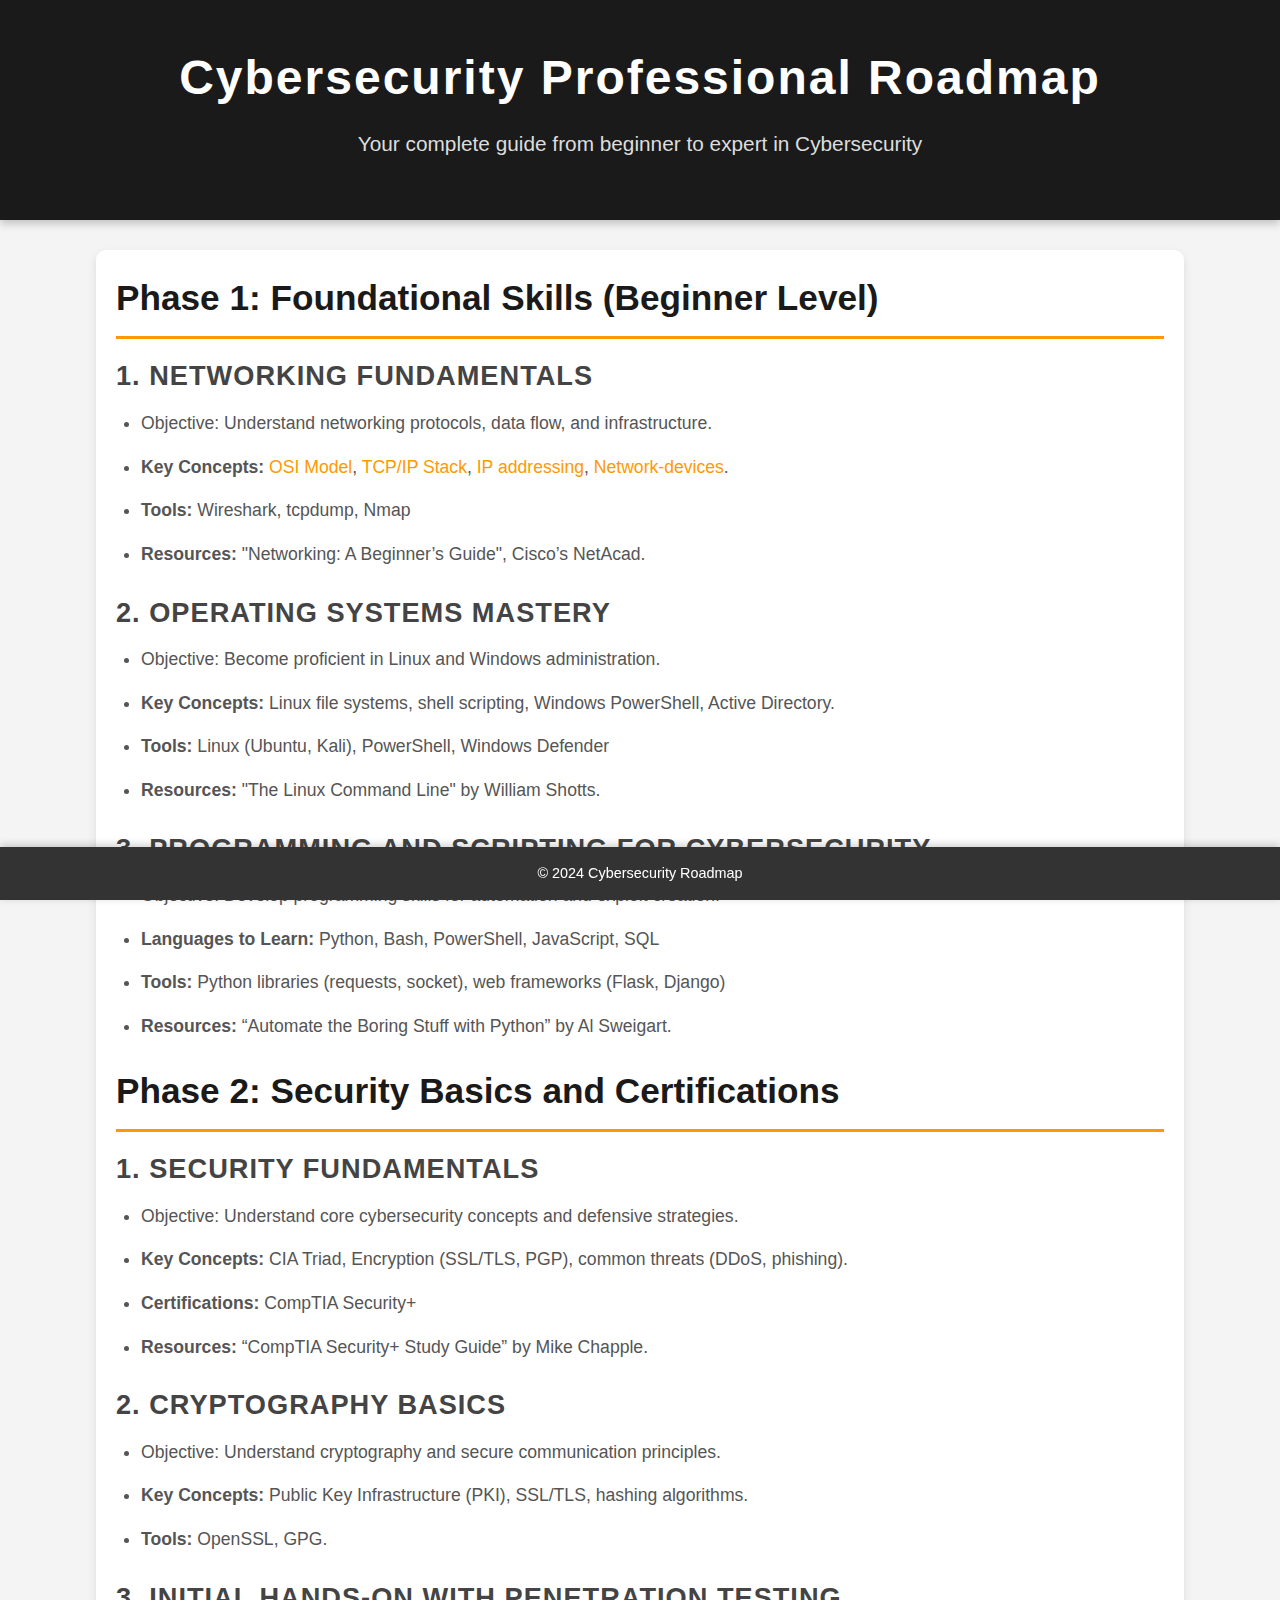
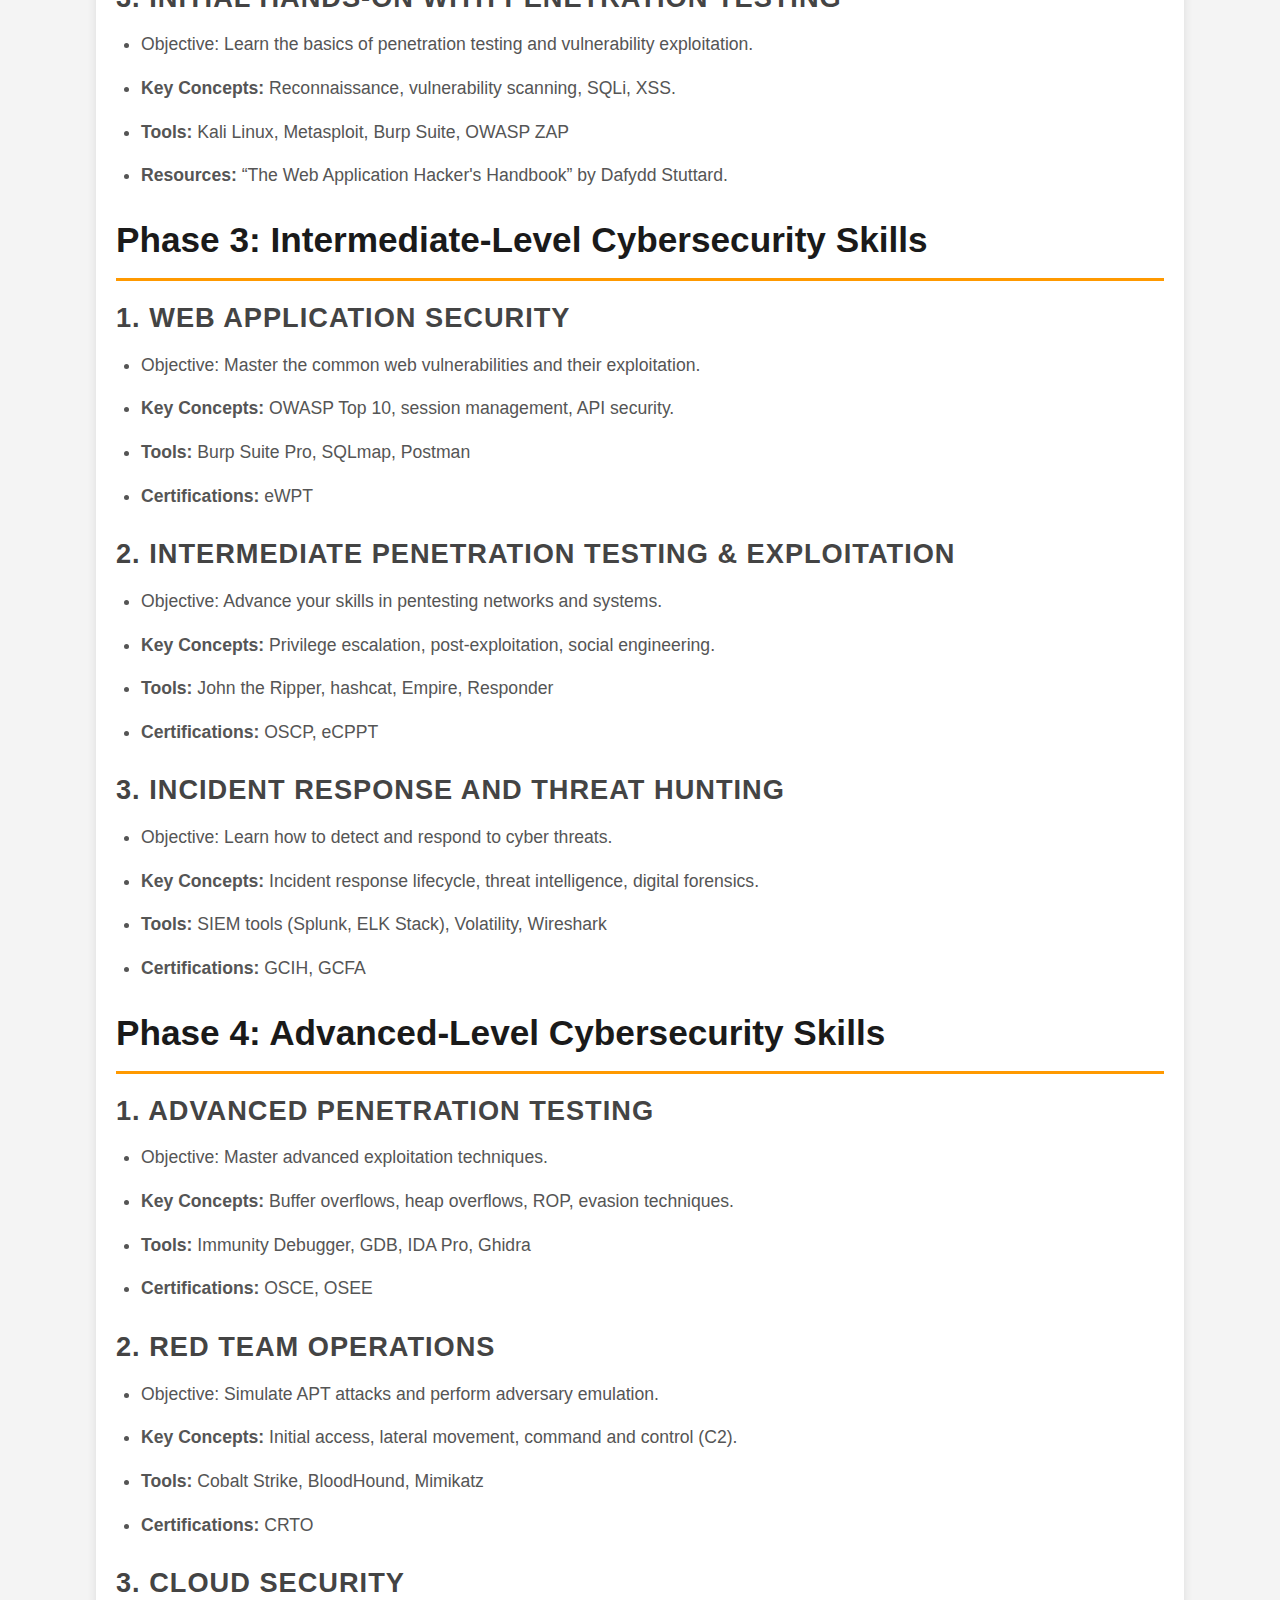
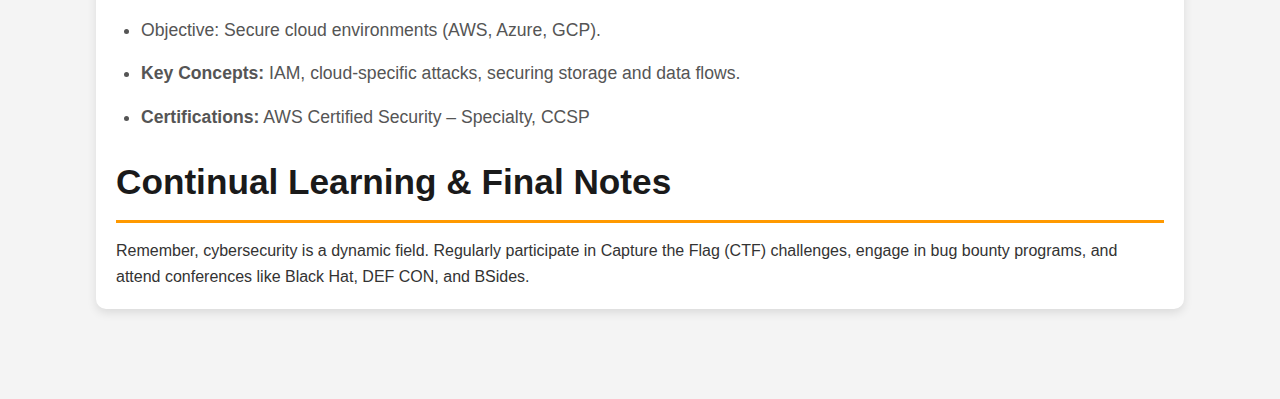
<file: index.html>
<!DOCTYPE html>
<html lang="en">
<head>
    <meta charset="UTF-8">
    <meta name="viewport" content="width=device-width, initial-scale=1.0">
    <meta http-equiv="X-UA-Compatible" content="ie=edge">
    <title>Cybersecurity Professional Roadmap</title>
    <link rel="stylesheet" href="styles.css">
</head>
<body>
    <header>
        <h1>Cybersecurity Professional Roadmap</h1>
        <p>Your complete guide from beginner to expert in Cybersecurity</p>
    </header>

    <main>
        <!-- Phase 1: Foundational Skills -->
        <section id="phase1">
            <h2>Phase 1: Foundational Skills (Beginner Level)</h2>

            <article>
                <h3>1. Networking Fundamentals</h3>
                <ul>
                    <li>Objective: Understand networking protocols, data flow, and infrastructure.</li>
                    <li><strong>Key Concepts:</strong> 
                        <a href="osi_model.html" target="_blank">OSI Model</a>, <a href="tcp_ip_model.html" target="_blank">TCP/IP Stack</a>, <a href="ip_addressing_subnetting.html" target="_blank">IP addressing</a>, <a href="network_devices.html" target="_blank">Network-devices</a>.
                    </li>
                    <li><strong>Tools:</strong> Wireshark, tcpdump, Nmap</li>
                    <li><strong>Resources:</strong> "Networking: A Beginner’s Guide", Cisco’s NetAcad.</li>
                </ul>
            </article>
            

            <article>
                <h3>2. Operating Systems Mastery</h3>
                <ul>
                    <li>Objective: Become proficient in Linux and Windows administration.</li>
                    <li><strong>Key Concepts:</strong> Linux file systems, shell scripting, Windows PowerShell, Active Directory.</li>
                    <li><strong>Tools:</strong> Linux (Ubuntu, Kali), PowerShell, Windows Defender</li>
                    <li><strong>Resources:</strong> "The Linux Command Line" by William Shotts.</li>
                </ul>
            </article>

            <article>
                <h3>3. Programming and Scripting for Cybersecurity</h3>
                <ul>
                    <li>Objective: Develop programming skills for automation and exploit creation.</li>
                    <li><strong>Languages to Learn:</strong> Python, Bash, PowerShell, JavaScript, SQL</li>
                    <li><strong>Tools:</strong> Python libraries (requests, socket), web frameworks (Flask, Django)</li>
                    <li><strong>Resources:</strong> “Automate the Boring Stuff with Python” by Al Sweigart.</li>
                </ul>
            </article>
        </section>

        <!-- Phase 2: Security Basics and Certifications -->
        <section id="phase2">
            <h2>Phase 2: Security Basics and Certifications</h2>

            <article>
                <h3>1. Security Fundamentals</h3>
                <ul>
                    <li>Objective: Understand core cybersecurity concepts and defensive strategies.</li>
                    <li><strong>Key Concepts:</strong> CIA Triad, Encryption (SSL/TLS, PGP), common threats (DDoS, phishing).</li>
                    <li><strong>Certifications:</strong> CompTIA Security+</li>
                    <li><strong>Resources:</strong> “CompTIA Security+ Study Guide” by Mike Chapple.</li>
                </ul>
            </article>

            <article>
                <h3>2. Cryptography Basics</h3>
                <ul>
                    <li>Objective: Understand cryptography and secure communication principles.</li>
                    <li><strong>Key Concepts:</strong> Public Key Infrastructure (PKI), SSL/TLS, hashing algorithms.</li>
                    <li><strong>Tools:</strong> OpenSSL, GPG.</li>
                </ul>
            </article>

            <article>
                <h3>3. Initial Hands-on with Penetration Testing</h3>
                <ul>
                    <li>Objective: Learn the basics of penetration testing and vulnerability exploitation.</li>
                    <li><strong>Key Concepts:</strong> Reconnaissance, vulnerability scanning, SQLi, XSS.</li>
                    <li><strong>Tools:</strong> Kali Linux, Metasploit, Burp Suite, OWASP ZAP</li>
                    <li><strong>Resources:</strong> “The Web Application Hacker's Handbook” by Dafydd Stuttard.</li>
                </ul>
            </article>
        </section>

        <!-- Phase 3: Intermediate-Level Cybersecurity Skills -->
        <section id="phase3">
            <h2>Phase 3: Intermediate-Level Cybersecurity Skills</h2>

            <article>
                <h3>1. Web Application Security</h3>
                <ul>
                    <li>Objective: Master the common web vulnerabilities and their exploitation.</li>
                    <li><strong>Key Concepts:</strong> OWASP Top 10, session management, API security.</li>
                    <li><strong>Tools:</strong> Burp Suite Pro, SQLmap, Postman</li>
                    <li><strong>Certifications:</strong> eWPT</li>
                </ul>
            </article>

            <article>
                <h3>2. Intermediate Penetration Testing & Exploitation</h3>
                <ul>
                    <li>Objective: Advance your skills in pentesting networks and systems.</li>
                    <li><strong>Key Concepts:</strong> Privilege escalation, post-exploitation, social engineering.</li>
                    <li><strong>Tools:</strong> John the Ripper, hashcat, Empire, Responder</li>
                    <li><strong>Certifications:</strong> OSCP, eCPPT</li>
                </ul>
            </article>

            <article>
                <h3>3. Incident Response and Threat Hunting</h3>
                <ul>
                    <li>Objective: Learn how to detect and respond to cyber threats.</li>
                    <li><strong>Key Concepts:</strong> Incident response lifecycle, threat intelligence, digital forensics.</li>
                    <li><strong>Tools:</strong> SIEM tools (Splunk, ELK Stack), Volatility, Wireshark</li>
                    <li><strong>Certifications:</strong> GCIH, GCFA</li>
                </ul>
            </article>
        </section>

        <!-- Phase 4: Advanced-Level Cybersecurity Skills -->
        <section id="phase4">
            <h2>Phase 4: Advanced-Level Cybersecurity Skills</h2>

            <article>
                <h3>1. Advanced Penetration Testing</h3>
                <ul>
                    <li>Objective: Master advanced exploitation techniques.</li>
                    <li><strong>Key Concepts:</strong> Buffer overflows, heap overflows, ROP, evasion techniques.</li>
                    <li><strong>Tools:</strong> Immunity Debugger, GDB, IDA Pro, Ghidra</li>
                    <li><strong>Certifications:</strong> OSCE, OSEE</li>
                </ul>
            </article>

            <article>
                <h3>2. Red Team Operations</h3>
                <ul>
                    <li>Objective: Simulate APT attacks and perform adversary emulation.</li>
                    <li><strong>Key Concepts:</strong> Initial access, lateral movement, command and control (C2).</li>
                    <li><strong>Tools:</strong> Cobalt Strike, BloodHound, Mimikatz</li>
                    <li><strong>Certifications:</strong> CRTO</li>
                </ul>
            </article>

            <article>
                <h3>3. Cloud Security</h3>
                <ul>
                    <li>Objective: Secure cloud environments (AWS, Azure, GCP).</li>
                    <li><strong>Key Concepts:</strong> IAM, cloud-specific attacks, securing storage and data flows.</li>
                    <li><strong>Certifications:</strong> AWS Certified Security – Specialty, CCSP</li>
                </ul>
            </article>
        </section>

        <section id="final-notes">
            <h2>Continual Learning & Final Notes</h2>
            <p>Remember, cybersecurity is a dynamic field. Regularly participate in Capture the Flag (CTF) challenges, engage in bug bounty programs, and attend conferences like Black Hat, DEF CON, and BSides.</p>
        </section>
    </main>

    <footer>
        <p>&copy; 2024 Cybersecurity Roadmap</p>
    </footer>
</body>
</html>
</file>
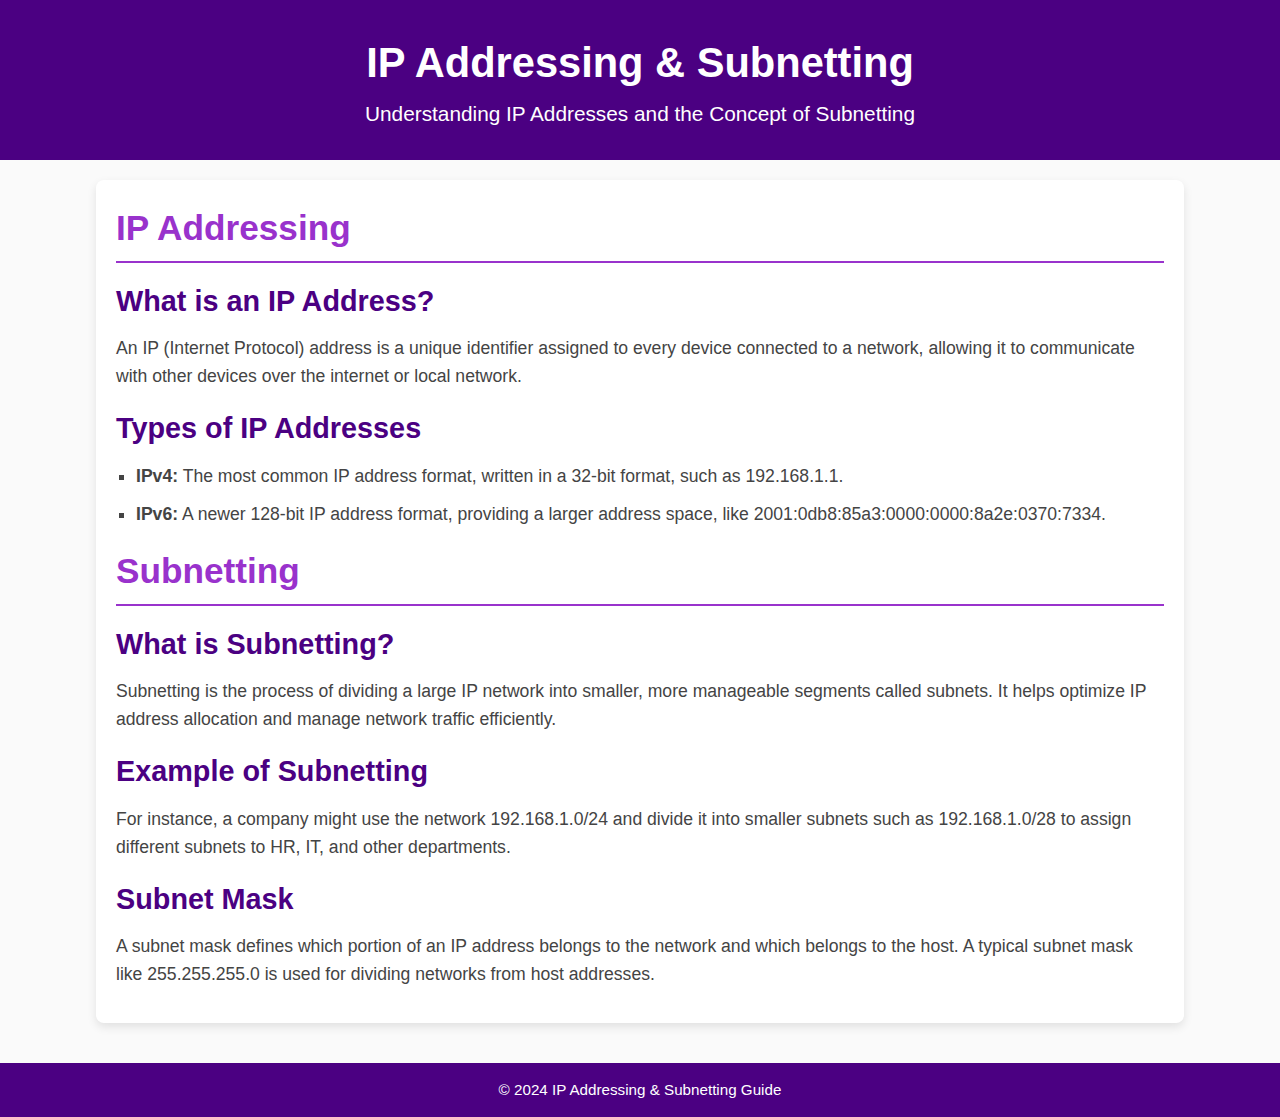
<file: ip_addressing_subnetting.html>
<!DOCTYPE html>
<html lang="en">
<head>
    <meta charset="UTF-8">
    <meta name="viewport" content="width=device-width, initial-scale=1.0">
    <meta http-equiv="X-UA-Compatible" content="ie=edge">
    <title>IP Addressing & Subnetting</title>
    <link rel="stylesheet" href="ip_addressing_styles.css">
</head>
<body>
    <header>
        <h1>IP Addressing & Subnetting</h1>
        <p>Understanding IP Addresses and the Concept of Subnetting</p>
    </header>

    <main>
        <section id="ip-addressing">
            <h2>IP Addressing</h2>
            <article>
                <h3>What is an IP Address?</h3>
                <p>An IP (Internet Protocol) address is a unique identifier assigned to every device connected to a network, allowing it to communicate with other devices over the internet or local network.</p>
            </article>

            <article>
                <h3>Types of IP Addresses</h3>
                <ul>
                    <li><strong>IPv4:</strong> The most common IP address format, written in a 32-bit format, such as 192.168.1.1.</li>
                    <li><strong>IPv6:</strong> A newer 128-bit IP address format, providing a larger address space, like 2001:0db8:85a3:0000:0000:8a2e:0370:7334.</li>
                </ul>
            </article>
        </section>

        <section id="subnetting">
            <h2>Subnetting</h2>
            <article>
                <h3>What is Subnetting?</h3>
                <p>Subnetting is the process of dividing a large IP network into smaller, more manageable segments called subnets. It helps optimize IP address allocation and manage network traffic efficiently.</p>
            </article>

            <article>
                <h3>Example of Subnetting</h3>
                <p>For instance, a company might use the network 192.168.1.0/24 and divide it into smaller subnets such as 192.168.1.0/28 to assign different subnets to HR, IT, and other departments.</p>
            </article>

            <article>
                <h3>Subnet Mask</h3>
                <p>A subnet mask defines which portion of an IP address belongs to the network and which belongs to the host. A typical subnet mask like 255.255.255.0 is used for dividing networks from host addresses.</p>
            </article>
        </section>
    </main>

    <footer>
        <p>&copy; 2024 IP Addressing & Subnetting Guide</p>
    </footer>
</body>
</html>
</file>
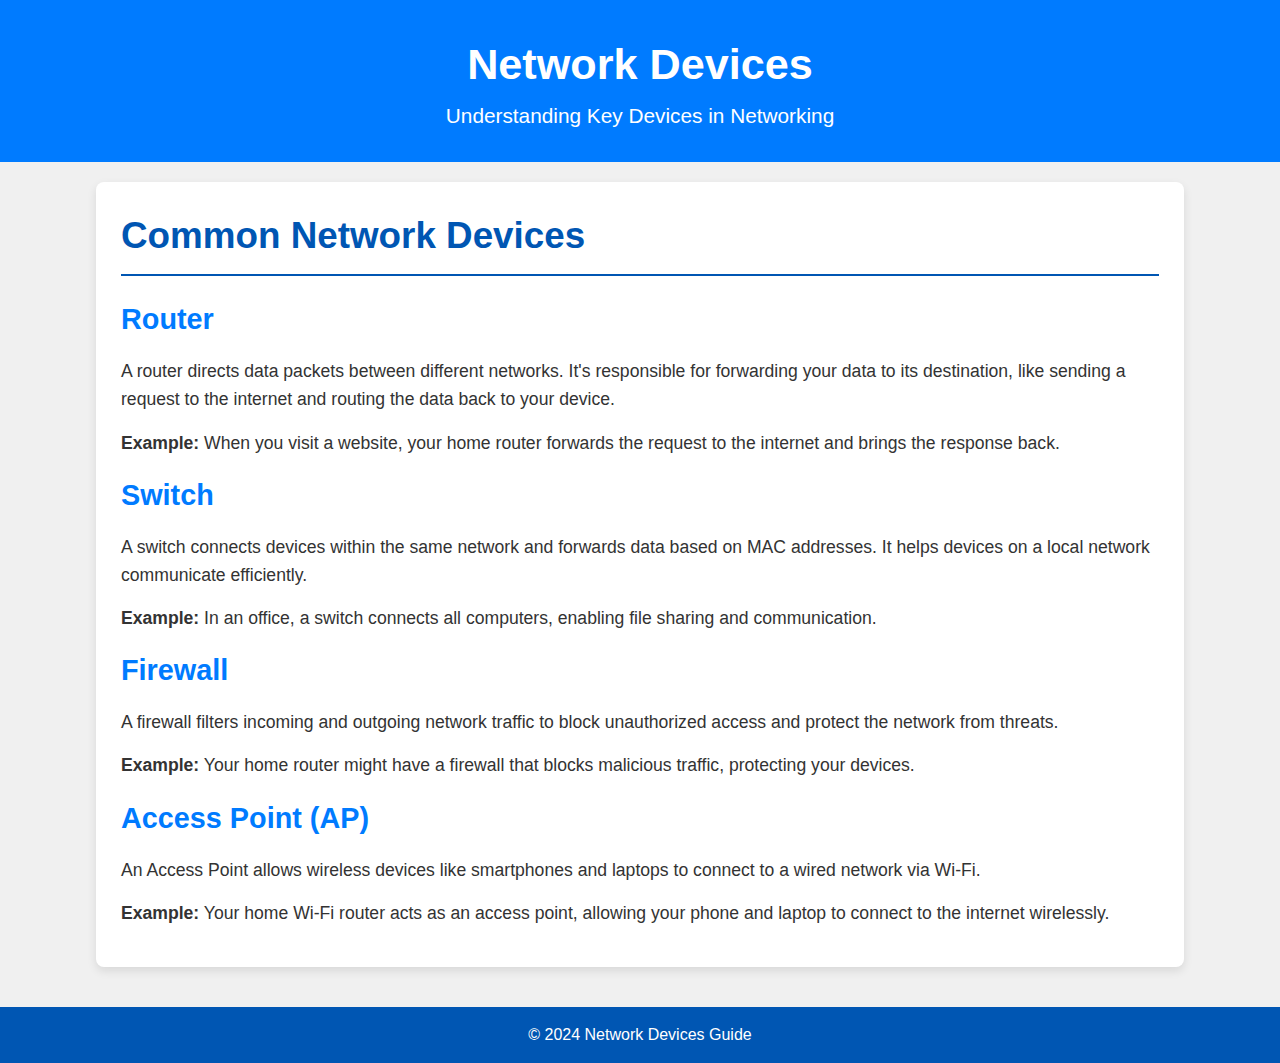
<file: network_devices.html>
<!DOCTYPE html>
<html lang="en">
<head>
    <meta charset="UTF-8">
    <meta name="viewport" content="width=device-width, initial-scale=1.0">
    <meta http-equiv="X-UA-Compatible" content="ie=edge">
    <title>Network Devices</title>
    <link rel="stylesheet" href="network_devices_styles.css">
</head>
<body>
    <header>
        <h1>Network Devices</h1>
        <p>Understanding Key Devices in Networking</p>
    </header>

    <main>
        <section id="network-devices">
            <h2>Common Network Devices</h2>
            <article>
                <h3>Router</h3>
                <p>A router directs data packets between different networks. It's responsible for forwarding your data to its destination, like sending a request to the internet and routing the data back to your device.</p>
                <p><strong>Example:</strong> When you visit a website, your home router forwards the request to the internet and brings the response back.</p>
            </article>

            <article>
                <h3>Switch</h3>
                <p>A switch connects devices within the same network and forwards data based on MAC addresses. It helps devices on a local network communicate efficiently.</p>
                <p><strong>Example:</strong> In an office, a switch connects all computers, enabling file sharing and communication.</p>
            </article>

            <article>
                <h3>Firewall</h3>
                <p>A firewall filters incoming and outgoing network traffic to block unauthorized access and protect the network from threats.</p>
                <p><strong>Example:</strong> Your home router might have a firewall that blocks malicious traffic, protecting your devices.</p>
            </article>

            <article>
                <h3>Access Point (AP)</h3>
                <p>An Access Point allows wireless devices like smartphones and laptops to connect to a wired network via Wi-Fi.</p>
                <p><strong>Example:</strong> Your home Wi-Fi router acts as an access point, allowing your phone and laptop to connect to the internet wirelessly.</p>
            </article>
        </section>
    </main>

    <footer>
        <p>&copy; 2024 Network Devices Guide</p>
    </footer>
</body>
</html>
</file>
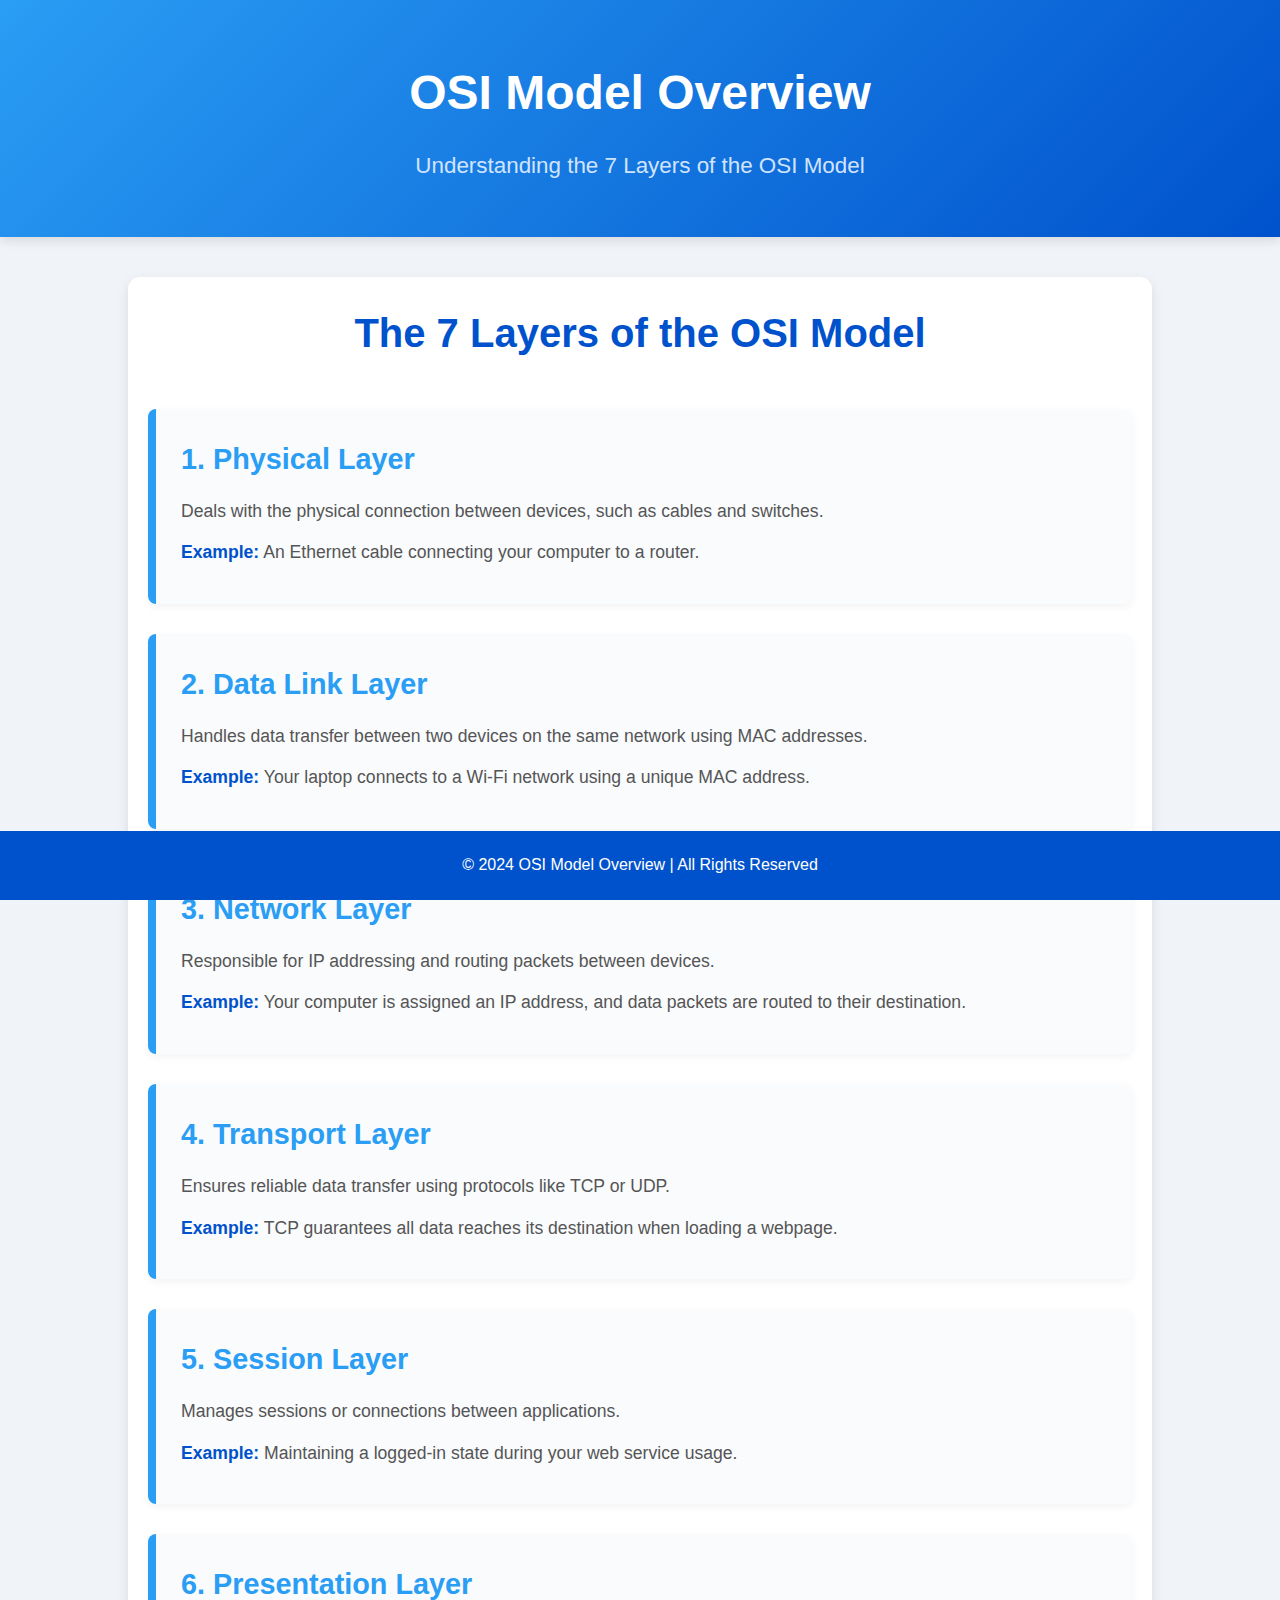
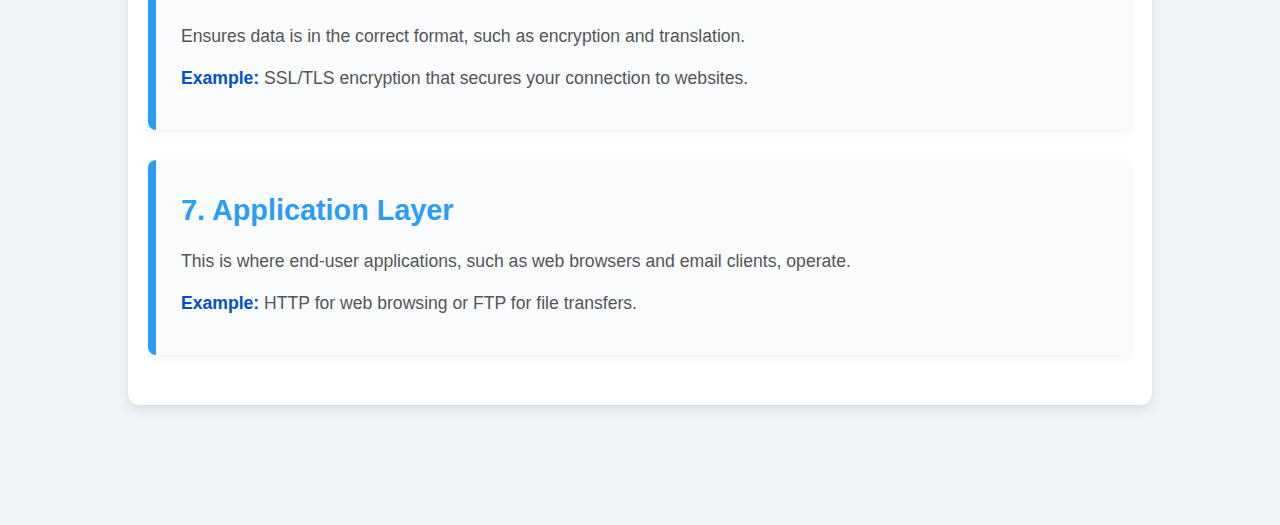
<file: osi_model.html>
<!DOCTYPE html>
<html lang="en">
<head>
    <meta charset="UTF-8">
    <meta name="viewport" content="width=device-width, initial-scale=1.0">
    <meta http-equiv="X-UA-Compatible" content="ie=edge">
    <title>OSI Model</title>
    <link rel="stylesheet" href="osi_model_styles.css">
</head>
<body>
    <header>
        <h1>OSI Model Overview</h1>
        <p>Understanding the 7 Layers of the OSI Model</p>
    </header>

    <main>
        <section>
            <h2>The 7 Layers of the OSI Model</h2>
            <div class="layer" id="physical">
                <h3>1. Physical Layer</h3>
                <p>Deals with the physical connection between devices, such as cables and switches.</p>
                <p><strong>Example:</strong> An Ethernet cable connecting your computer to a router.</p>
            </div>

            <div class="layer" id="data-link">
                <h3>2. Data Link Layer</h3>
                <p>Handles data transfer between two devices on the same network using MAC addresses.</p>
                <p><strong>Example:</strong> Your laptop connects to a Wi-Fi network using a unique MAC address.</p>
            </div>

            <div class="layer" id="network">
                <h3>3. Network Layer</h3>
                <p>Responsible for IP addressing and routing packets between devices.</p>
                <p><strong>Example:</strong> Your computer is assigned an IP address, and data packets are routed to their destination.</p>
            </div>

            <div class="layer" id="transport">
                <h3>4. Transport Layer</h3>
                <p>Ensures reliable data transfer using protocols like TCP or UDP.</p>
                <p><strong>Example:</strong> TCP guarantees all data reaches its destination when loading a webpage.</p>
            </div>

            <div class="layer" id="session">
                <h3>5. Session Layer</h3>
                <p>Manages sessions or connections between applications.</p>
                <p><strong>Example:</strong> Maintaining a logged-in state during your web service usage.</p>
            </div>

            <div class="layer" id="presentation">
                <h3>6. Presentation Layer</h3>
                <p>Ensures data is in the correct format, such as encryption and translation.</p>
                <p><strong>Example:</strong> SSL/TLS encryption that secures your connection to websites.</p>
            </div>

            <div class="layer" id="application">
                <h3>7. Application Layer</h3>
                <p>This is where end-user applications, such as web browsers and email clients, operate.</p>
                <p><strong>Example:</strong> HTTP for web browsing or FTP for file transfers.</p>
            </div>
        </section>
    </main>

    <footer>
        <p>&copy; 2024 OSI Model Overview | All Rights Reserved</p>
    </footer>
</body>
</html>
</file>
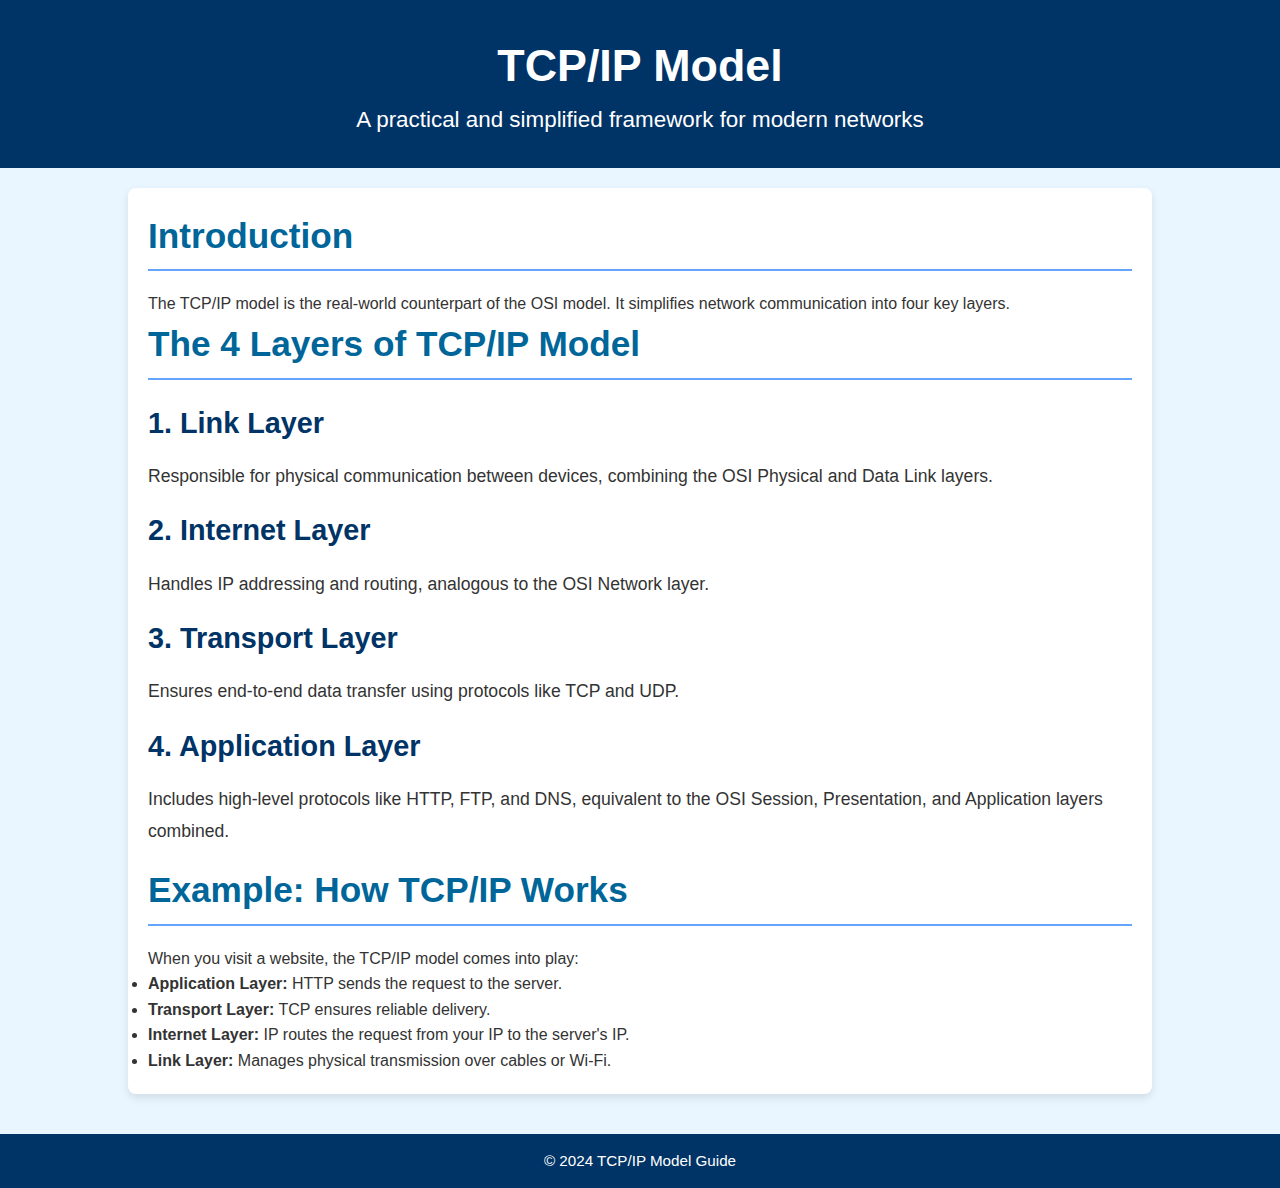
<file: tcp_ip_model.html>
<!DOCTYPE html>
<html lang="en">
<head>
    <meta charset="UTF-8">
    <meta name="viewport" content="width=device-width, initial-scale=1.0">
    <meta http-equiv="X-UA-Compatible" content="ie=edge">
    <title>TCP/IP Model</title>
    <link rel="stylesheet" href="tcp_ip_model.css">
</head>
<body>
    <header>
        <h1>TCP/IP Model</h1>
        <p>A practical and simplified framework for modern networks</p>
    </header>

    <main>
        <section id="intro">
            <h2>Introduction</h2>
            <p>The TCP/IP model is the real-world counterpart of the OSI model. It simplifies network communication into four key layers.</p>
        </section>

        <section id="layers">
            <h2>The 4 Layers of TCP/IP Model</h2>
            <article>
                <h3>1. Link Layer</h3>
                <p>Responsible for physical communication between devices, combining the OSI Physical and Data Link layers.</p>
            </article>

            <article>
                <h3>2. Internet Layer</h3>
                <p>Handles IP addressing and routing, analogous to the OSI Network layer.</p>
            </article>

            <article>
                <h3>3. Transport Layer</h3>
                <p>Ensures end-to-end data transfer using protocols like TCP and UDP.</p>
            </article>

            <article>
                <h3>4. Application Layer</h3>
                <p>Includes high-level protocols like HTTP, FTP, and DNS, equivalent to the OSI Session, Presentation, and Application layers combined.</p>
            </article>
        </section>

        <section id="example">
            <h2>Example: How TCP/IP Works</h2>
            <p>When you visit a website, the TCP/IP model comes into play:</p>
            <ul>
                <li><strong>Application Layer:</strong> HTTP sends the request to the server.</li>
                <li><strong>Transport Layer:</strong> TCP ensures reliable delivery.</li>
                <li><strong>Internet Layer:</strong> IP routes the request from your IP to the server's IP.</li>
                <li><strong>Link Layer:</strong> Manages physical transmission over cables or Wi-Fi.</li>
            </ul>
        </section>
    </main>

    <footer>
        <p>&copy; 2024 TCP/IP Model Guide</p>
    </footer>
</body>
</html>
</file>
<file: styles.css>
* {
    margin: 0;
    padding: 0;
    box-sizing: border-box;
}

body {
    font-family: 'Roboto', Arial, sans-serif;
    line-height: 1.6;
    background-color: #f4f4f4;
    color: #333;
    padding-bottom: 60px;
}

/* Header */
header {
    background-color: #1a1a1a;
    color: #fff;
    text-align: center;
    padding: 40px 20px;
    box-shadow: 0 4px 8px rgba(0, 0, 0, 0.2);
}

header h1 {
    font-size: 3em;
    margin-bottom: 10px;
    letter-spacing: 2px;
}

header p {
    font-size: 1.3em;
    margin-bottom: 20px;
    color: #ddd;
}

/* Main Content */
main {
    width: 85%;
    max-width: 1200px;
    margin: 30px auto;
    padding: 20px;
    background-color: #fff;
    border-radius: 10px;
    box-shadow: 0 4px 10px rgba(0, 0, 0, 0.1);
}

/* Phase and Section Headings */
h2 {
    color: #1a1a1a;
    font-size: 2.2em;
    margin-bottom: 15px;
    border-bottom: 3px solid #ff9900;
    padding-bottom: 10px;
}

article h3 {
    color: #444;
    font-size: 1.7em;
    margin-bottom: 10px;
    text-transform: uppercase;
    letter-spacing: 1px;
}

article ul {
    list-style-type: disc;
    margin: 10px 0 20px 25px;
}

ul li {
    margin-bottom: 12px;
    font-size: 1.1em;
    line-height: 1.8;
    color: #555;
}

/* Buttons and Links */
a {
    text-decoration: none;
    color: #ff9900;
}

a:hover {
    color: #333;
}

button, .cta-button {
    display: inline-block;
    background-color: #ff9900;
    color: white;
    padding: 10px 20px;
    font-size: 1.1em;
    border: none;
    border-radius: 5px;
    cursor: pointer;
    transition: background-color 0.3s ease;
}

button:hover, .cta-button:hover {
    background-color: #cc7a00;
}

/* Footer */
footer {
    text-align: center;
    padding: 15px;
    background-color: #333;
    color: #fff;
    position: fixed;
    width: 100%;
    bottom: 0;
    box-shadow: 0 -2px 8px rgba(0, 0, 0, 0.2);
}

footer p {
    font-size: 0.9em;
}

/* Adding hover effect on section headings */
h2:hover {
    color: #ff9900;
    transition: color 0.3s ease;
}

/* Responsive Design */
@media (max-width: 768px) {
    main {
        width: 90%;
    }

    h2 {
        font-size: 1.8em;
    }

    header h1 {
        font-size: 2.2em;
    }

    article h3 {
        font-size: 1.4em;
    }
}

@media (max-width: 480px) {
    header h1 {
        font-size: 1.8em;
    }

    h2 {
        font-size: 1.5em;
    }

    article h3 {
        font-size: 1.2em;
    }

    ul li {
        font-size: 1em;
    }
}
</file>
<file: ip_addressing_styles.css>
* {
    margin: 0;
    padding: 0;
    box-sizing: border-box;
}

body {
    font-family: 'Montserrat', sans-serif;
    line-height: 1.6;
    background-color: #fafafa;
    color: #444;
}

header {
    background-color: #4b0082;
    color: #fff;
    text-align: center;
    padding: 30px;
}

header h1 {
    font-size: 2.6em;
}

header p {
    font-size: 1.3em;
}

main {
    width: 85%;
    margin: 20px auto;
    background-color: #fff;
    padding: 20px;
    border-radius: 8px;
    box-shadow: 0 4px 10px rgba(0, 0, 0, 0.1);
}

h2 {
    color: #9932cc;
    font-size: 2.2em;
    margin-bottom: 15px;
    border-bottom: 2px solid #9932cc;
    padding-bottom: 5px;
}

article h3 {
    color: #4b0082;
    font-size: 1.8em;
    margin-bottom: 10px;
}

article p, article ul {
    font-size: 1.1em;
    margin-bottom: 15px;
}

ul {
    list-style-type: square;
    padding-left: 20px;
}

ul li {
    margin-bottom: 10px;
}

footer {
    text-align: center;
    padding: 15px;
    background-color: #4b0082;
    color: #fff;
    margin-top: 40px;
}

footer p {
    font-size: 0.95em;
}
</file>
<file: network_devices_styles.css>
* {
    margin: 0;
    padding: 0;
    box-sizing: border-box;
}

body {
    font-family: 'Lato', sans-serif;
    line-height: 1.6;
    background-color: #f0f0f0;
    color: #333;
}

header {
    background-color: #007bff;
    color: #fff;
    text-align: center;
    padding: 30px;
}

header h1 {
    font-size: 2.7em;
}

header p {
    font-size: 1.3em;
    margin-bottom: 0;
}

main {
    width: 85%;
    margin: 20px auto;
    background-color: #fff;
    padding: 25px;
    border-radius: 8px;
    box-shadow: 0 4px 10px rgba(0, 0, 0, 0.1);
}

h2 {
    color: #0056b3;
    font-size: 2.3em;
    margin-bottom: 20px;
    border-bottom: 2px solid #0056b3;
    padding-bottom: 8px;
}

article h3 {
    color: #007bff;
    font-size: 1.8em;
    margin-bottom: 15px;
}

article p {
    font-size: 1.1em;
    margin-bottom: 15px;
}

footer {
    text-align: center;
    padding: 15px;
    background-color: #0056b3;
    color: #fff;
    margin-top: 40px;
}

footer p {
    font-size: 1em;
}
</file>
<file: osi_model_styles.css>
/* General Styles */
* {
    margin: 0;
    padding: 0;
    box-sizing: border-box;
}

body {
    font-family: 'Segoe UI', Tahoma, Geneva, Verdana, sans-serif;
    background-color: #f0f3f7;
    color: #444;
    line-height: 1.8;
    padding-bottom: 80px;
}

/* Header */
header {
    background: linear-gradient(135deg, #2a9df4, #0052cc);
    color: #fff;
    text-align: center;
    padding: 50px 20px;
    box-shadow: 0 4px 10px rgba(0, 0, 0, 0.1);
}

header h1 {
    font-size: 3em;
    font-weight: bold;
    margin-bottom: 10px;
}

header p {
    font-size: 1.4em;
    color: #d1e4ff;
}

/* Main Section */
main {
    width: 80%;
    margin: 40px auto;
    padding: 20px;
    background-color: #ffffff;
    border-radius: 12px;
    box-shadow: 0 4px 12px rgba(0, 0, 0, 0.1);
}

h2 {
    color: #0052cc;
    font-size: 2.5em;
    margin-bottom: 40px;
    text-align: center;
    font-weight: bold;
}

.layer {
    background-color: #f9fbfd;
    margin-bottom: 30px;
    padding: 25px;
    border-left: 8px solid #2a9df4;
    border-radius: 8px;
    box-shadow: 0 3px 8px rgba(0, 0, 0, 0.05);
    transition: background-color 0.3s ease;
}

.layer:hover {
    background-color: #e9f4ff;
}

.layer h3 {
    color: #2a9df4;
    font-size: 1.8em;
    margin-bottom: 10px;
}

.layer p {
    font-size: 1.1em;
    margin-bottom: 10px;
    color: #555;
}

.layer strong {
    color: #0052cc;
}

/* Footer */
footer {
    background-color: #0052cc;
    color: white;
    text-align: center;
    padding: 20px;
    position: fixed;
    width: 100%;
    bottom: 0;
}

footer p {
    font-size: 1em;
}

/* Responsive Design */
@media (max-width: 768px) {
    main {
        width: 90%;
    }

    h2 {
        font-size: 2em;
    }

    .layer h3 {
        font-size: 1.6em;
    }

    .layer p {
        font-size: 1em;
    }
}
</file>
<file: tcp_ip_model.css>
* {
    margin: 0;
    padding: 0;
    box-sizing: border-box;
}

body {
    font-family: 'Open Sans', sans-serif;
    line-height: 1.6;
    background-color: #e9f5ff;
    color: #333;
}

header {
    background-color: #003366;
    color: #fff;
    text-align: center;
    padding: 30px;
}

header h1 {
    font-size: 2.8em;
}

header p {
    font-size: 1.4em;
}

main {
    width: 80%;
    margin: 20px auto;
    background-color: #fff;
    padding: 20px;
    border-radius: 8px;
    box-shadow: 0 4px 8px rgba(0, 0, 0, 0.1);
}

h2 {
    color: #006699;
    font-size: 2.2em;
    margin-bottom: 20px;
    border-bottom: 2px solid #66a3ff;
    padding-bottom: 5px;
}

article h3 {
    color: #003366;
    font-size: 1.8em;
    margin-bottom: 15px;
}

article p {
    font-size: 1.1em;
    margin-bottom: 15px;
    line-height: 1.8;
}

footer {
    text-align: center;
    padding: 15px;
    background-color: #003366;
    color: #fff;
    margin-top: 40px;
}

footer p {
    font-size: 0.95em;
}
</file>
